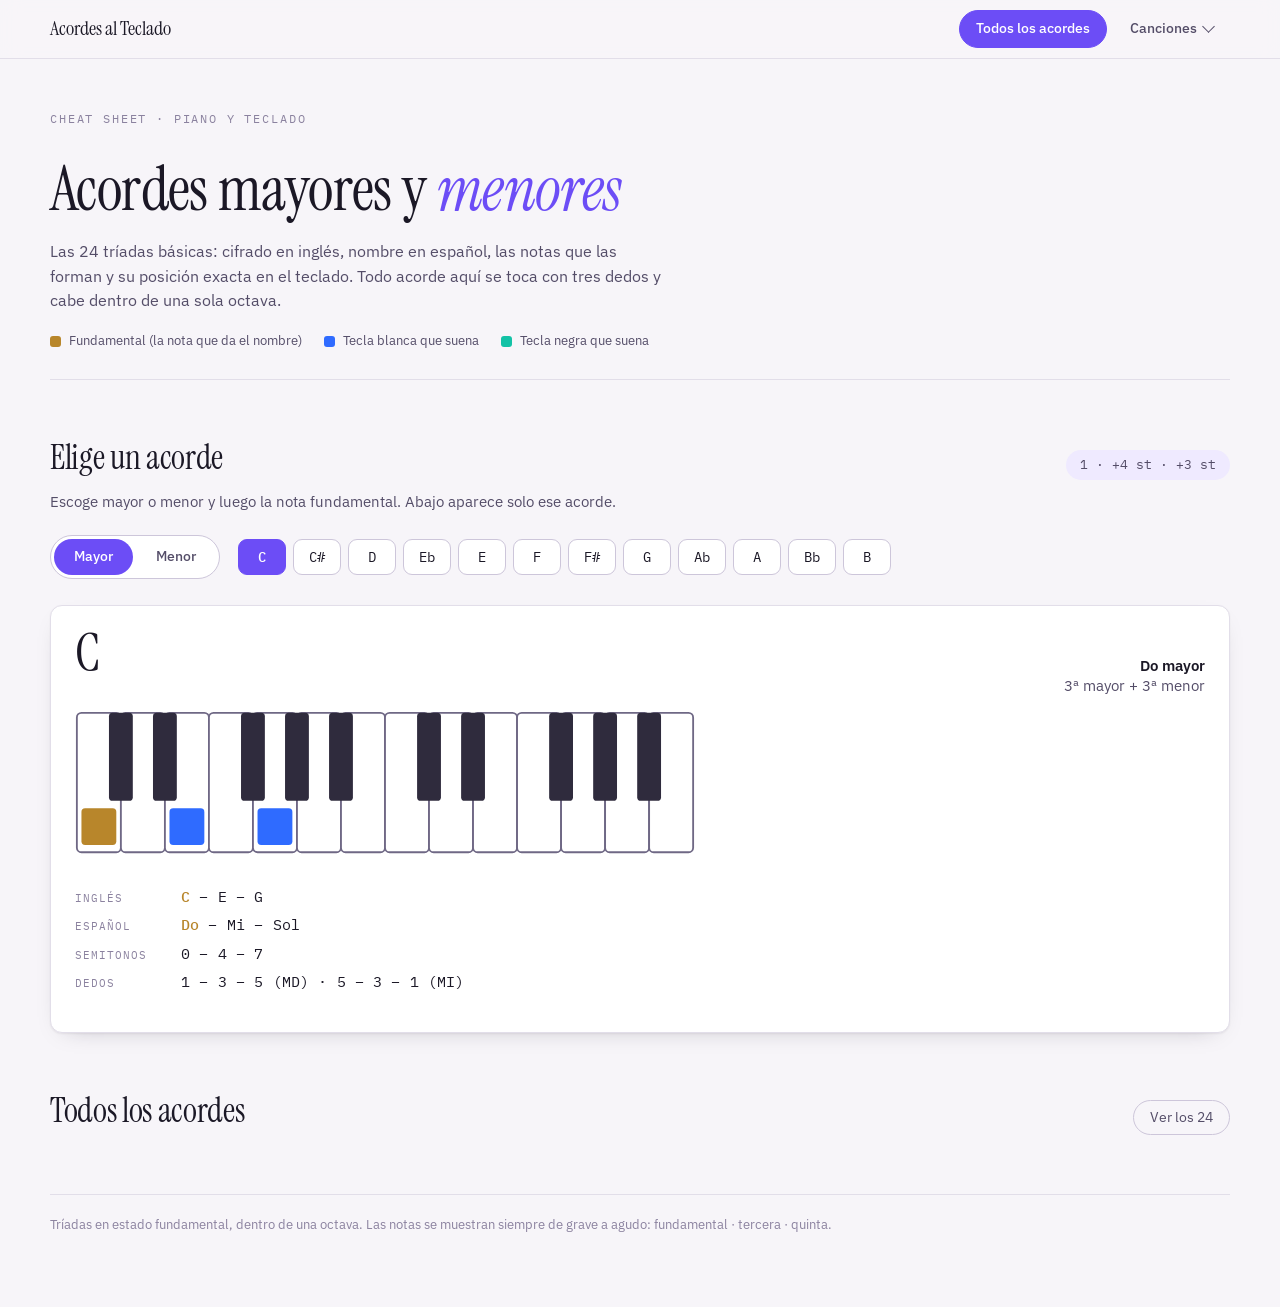
<file: index.html>
<!doctype html>
<html lang="es">
<head>
  <meta charset="utf-8">
  <meta name="viewport" content="width=device-width, initial-scale=1">
  <meta http-equiv="refresh" content="0; url=acordes-piano.html">
  <title>Acordes al Teclado</title>
</head>
<body>
  <p>Abriendo Acordes al Teclado...</p>
  <script>
    window.location.replace('acordes-piano.html');
  </script>
</body>
</html>
</file>
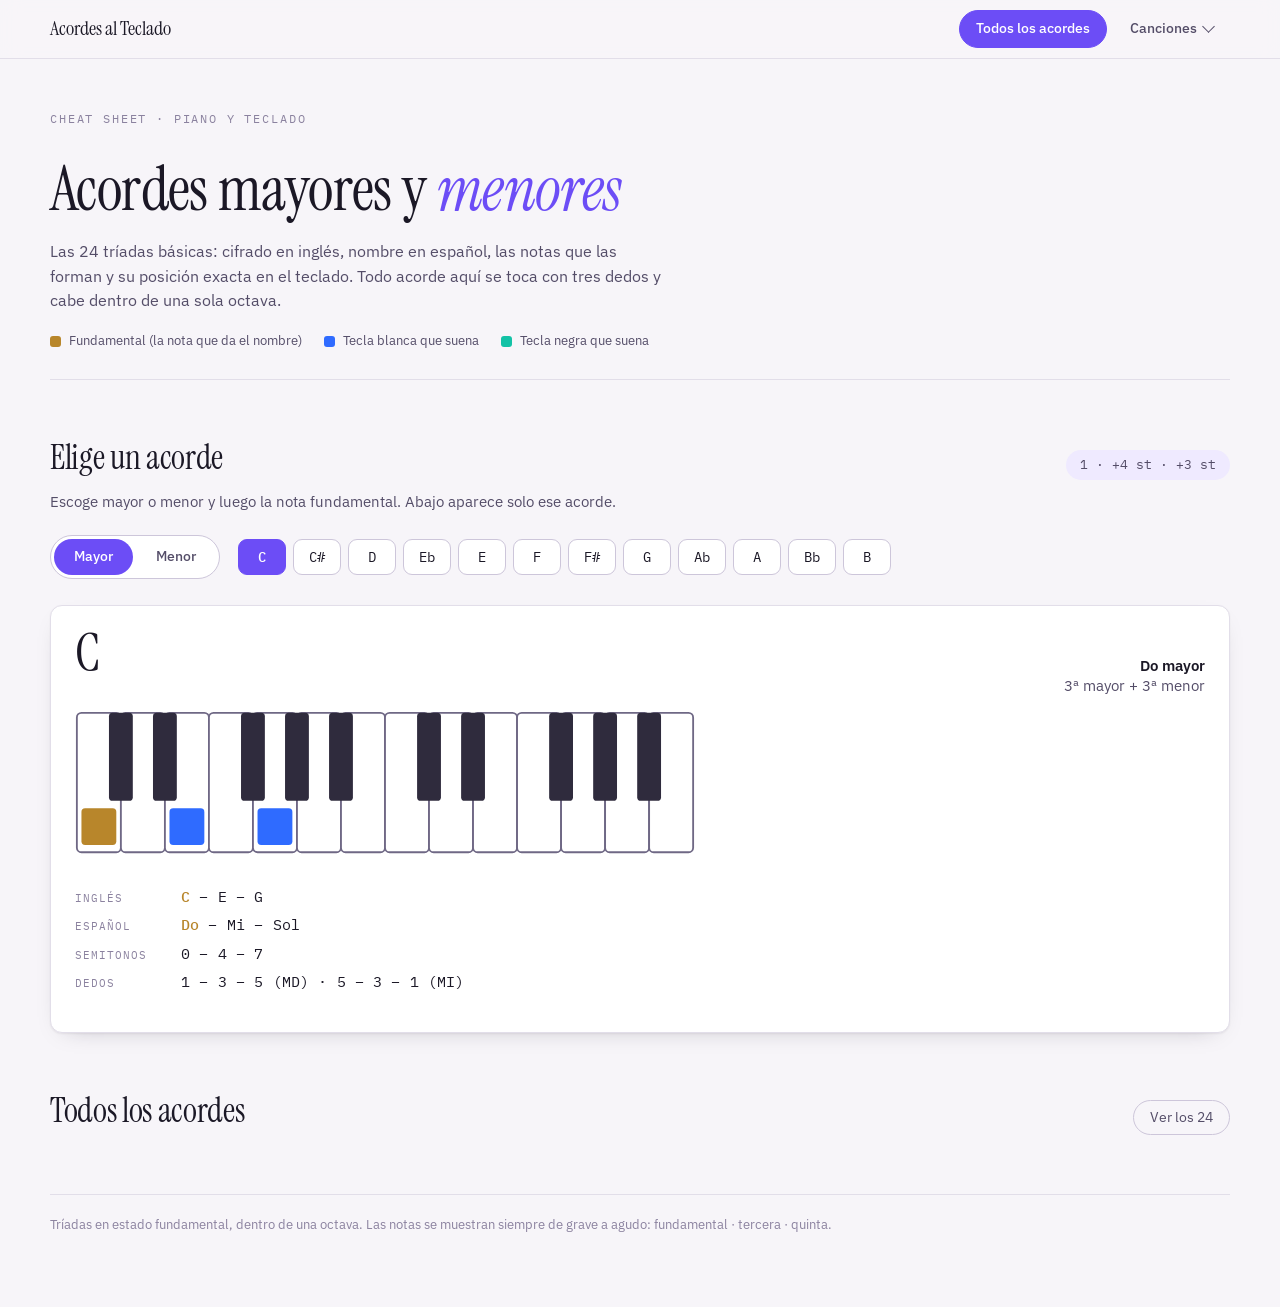
<file: acordes-piano.html>
<!doctype html>
<html lang="es">
<head>
<meta charset="utf-8">
<meta name="viewport" content="width=device-width, initial-scale=1, viewport-fit=cover">
<title>Acordes al Teclado</title>
<link rel="stylesheet" href="https://fonts.googleapis.com/css2?family=Instrument+Serif:ital@0;1&family=IBM+Plex+Sans:wght@400;500;600&family=IBM+Plex+Mono:wght@400;500&display=swap">
<link rel="stylesheet" href="styles.css">
</head>
<body>

<nav class="site-nav">
  <div class="bar">
    <a class="brand" href="acordes-piano.html">Acordes al Teclado</a>
    <ul class="nav-list">
      <li><a class="nav-link" href="acordes-piano.html" aria-current="page">Todos los acordes</a></li>
      <li class="drop">
        <button type="button" aria-expanded="false" aria-controls="menu-canciones">Canciones <i class="caret"></i></button>
        <ul class="menu" id="menu-canciones">
          <li><a href="its-alright.html">It&rsquo;s Alright <small>Black Sabbath</small></a></li>
        </ul>
      </li>
    </ul>
  </div>
</nav>

<div class="wrap">

  <header class="hero">
    <p class="eyebrow">Cheat sheet · piano y teclado</p>
    <h1>Acordes mayores y <em>menores</em></h1>
    <p class="lede">Las 24 tríadas básicas: cifrado en inglés, nombre en español, las notas que las forman y su posición exacta en el teclado. Todo acorde aquí se toca con tres dedos y cabe dentro de una sola octava.</p>
    <div class="legend">
      <span><i class="dot r"></i> Fundamental (la nota que da el nombre)</span>
      <span><i class="dot"></i> Tecla blanca que suena</span>
      <span><i class="dot b"></i> Tecla negra que suena</span>
    </div>
  </header>

  

  <section>
    <div class="sec-head">
      <h2>Elige un acorde</h2>
      <span class="formula" id="formula">1 · +4 st · +3 st</span>
    </div>
    <p class="sec-note">Escoge mayor o menor y luego la nota fundamental. Abajo aparece solo ese acorde.</p>

    <div class="controls">
      <div class="seg" id="quality" role="group" aria-label="Tipo de acorde">
        <button type="button" data-q="maj" aria-pressed="true">Mayor</button>
        <button type="button" data-q="min" aria-pressed="false">Menor</button>
      </div>
      <div class="roots" id="roots" role="group" aria-label="Nota fundamental"></div>
    </div>

    <div class="stage" id="stage" aria-live="polite"></div>
  </section>

  <section>
    <div class="sec-head">
      <h2>Todos los acordes</h2>
      <button type="button" class="ghost" id="toggleAll" aria-expanded="false" aria-controls="all">Ver los 24</button>
    </div>
    <div id="all" hidden>
      <div class="major-divider" aria-label="Acordes mayores">
        <span>Mayores · el cifrado es solo la letra</span>
      </div>
      <div class="grid" id="majors"></div>
      <div class="minor-divider" aria-label="Acordes menores">
        <span>Menores · llevan una <strong>m</strong></span>
      </div>
      <div class="grid" id="minors"></div>
    </div>
  </section>

  

  

  

  <footer>
    Tríadas en estado fundamental, dentro de una octava. Las notas se muestran siempre de grave a agudo: fundamental · tercera · quinta.
  </footer>
</div>

<script src="chords.js"></script>
<script src="nav.js"></script>
<script>
(function(){
  var MAJ = Acordes.MAJ, MIN = Acordes.MIN, card = Acordes.card;
  // --- lista completa (plegada) ---
  document.getElementById('majors').innerHTML = MAJ.map(function(c){ return card(c, 'maj'); }).join('');
  document.getElementById('minors').innerHTML = MIN.map(function(c){ return card(c, 'min'); }).join('');

  var all = document.getElementById('all'), toggle = document.getElementById('toggleAll');
  toggle.addEventListener('click', function(){
    var open = all.hidden;
    all.hidden = !open;
    toggle.setAttribute('aria-expanded', String(open));
    toggle.textContent = open ? 'Ocultar la lista' : 'Ver los 24';
  });

  // --- selector ---
  var stage = document.getElementById('stage');
  var rootsBox = document.getElementById('roots');
  var qualityBox = document.getElementById('quality');
  var formula = document.getElementById('formula');
  var state = { q: 'maj', root: 0 };

  try{
    var saved = JSON.parse(localStorage.getItem('acorde') || 'null');
    if(saved && (saved.q === 'maj' || saved.q === 'min') && saved.root >= 0 && saved.root < 12){
      state = saved;
    }
  }catch(e){}

  function list(){ return state.q === 'maj' ? MAJ : MIN; }

  function draw(){
    var data = list();
    // botones de fundamental
    rootsBox.innerHTML = data.map(function(c, i){
      return '<button type="button" data-i="' + i + '" aria-pressed="' +
             (i === state.root) + '">' + c[0] + '</button>';
    }).join('');
    // botones mayor / menor
    Array.prototype.forEach.call(qualityBox.children, function(b){
      b.setAttribute('aria-pressed', String(b.dataset.q === state.q));
    });
    formula.textContent = state.q === 'maj' ? '1 · +4 st · +3 st' : '1 · +3 st · +4 st';
    stage.innerHTML = card(data[state.root], state.q);
    try{ localStorage.setItem('acorde', JSON.stringify(state)); }catch(e){}
  }

  rootsBox.addEventListener('click', function(ev){
    var b = ev.target.closest('button');
    if(!b) return;
    state.root = Number(b.dataset.i);
    draw();
  });

  qualityBox.addEventListener('click', function(ev){
    var b = ev.target.closest('button');
    if(!b) return;
    state.q = b.dataset.q;
    draw();
  });

  draw();

})();
</script>
</body>
</html>
</file>
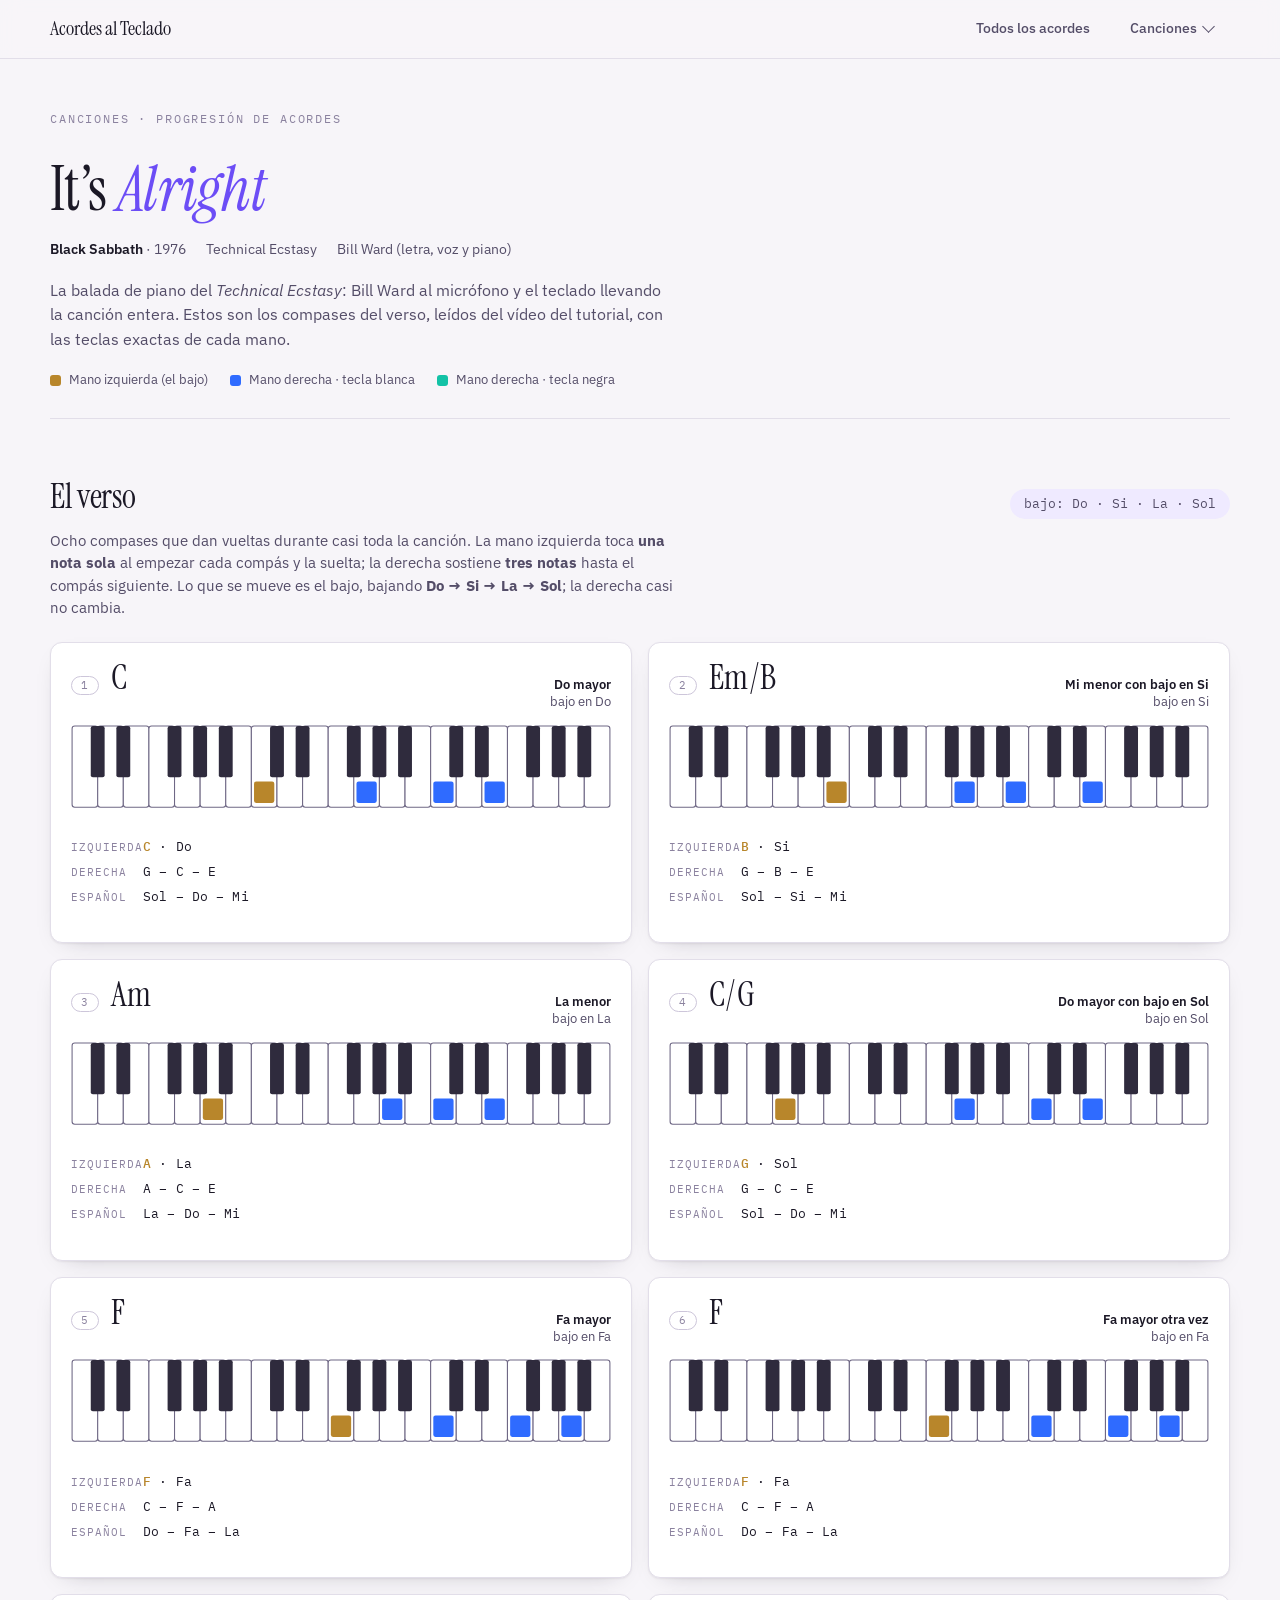
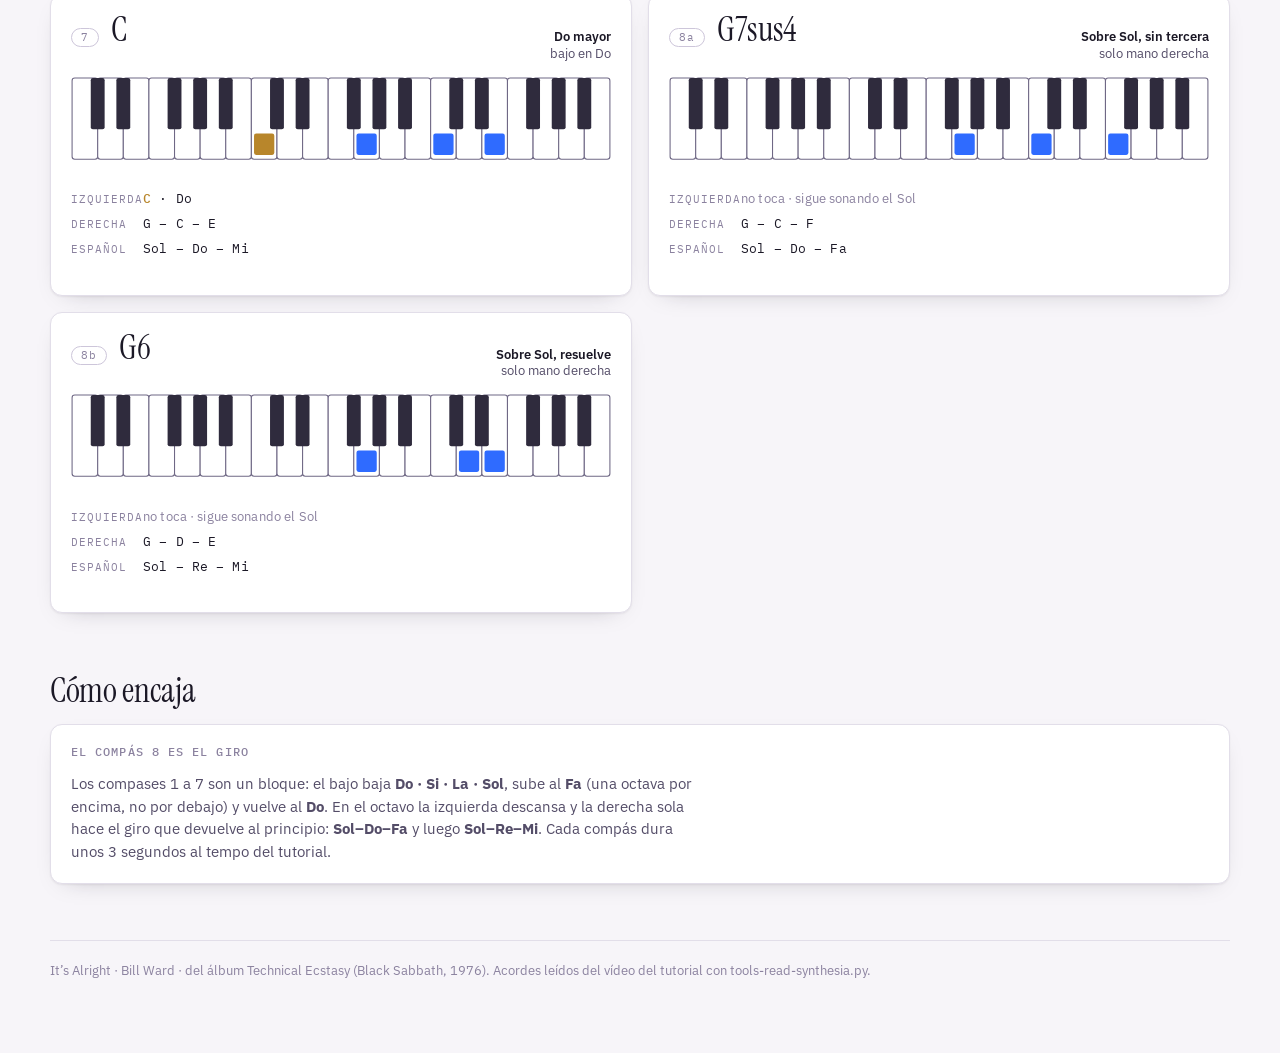
<file: its-alright.html>
<!doctype html>
<html lang="es">
<head>
<meta charset="utf-8">
<meta name="viewport" content="width=device-width, initial-scale=1, viewport-fit=cover">
<title>It’s Alright · Acordes al Teclado</title>
<link rel="stylesheet" href="https://fonts.googleapis.com/css2?family=Instrument+Serif:ital@0;1&family=IBM+Plex+Sans:wght@400;500;600&family=IBM+Plex+Mono:wght@400;500&display=swap">
<link rel="stylesheet" href="styles.css">
</head>
<body>

<nav class="site-nav">
  <div class="bar">
    <a class="brand" href="acordes-piano.html">Acordes al Teclado</a>
    <ul class="nav-list">
      <li><a class="nav-link" href="acordes-piano.html">Todos los acordes</a></li>
      <li class="drop">
        <button type="button" aria-expanded="false" aria-controls="menu-canciones">Canciones <i class="caret"></i></button>
        <ul class="menu" id="menu-canciones">
          <li><a href="its-alright.html" aria-current="page">It&rsquo;s Alright <small>Black Sabbath</small></a></li>
        </ul>
      </li>
    </ul>
  </div>
</nav>

<div class="wrap">

  <header class="hero song-head">
    <p class="eyebrow">Canciones · progresión de acordes</p>
    <h1>It’s <em>Alright</em></h1>
    <div class="meta">
      <span><b>Black Sabbath</b> · 1976</span>
      <span>Technical Ecstasy</span>
      <span>Bill Ward (letra, voz y piano)</span>
    </div>
    <p class="lede">La balada de piano del <i>Technical Ecstasy</i>: Bill Ward al micrófono y el teclado llevando la canción entera. Estos son los compases del verso, leídos del vídeo del tutorial, con las teclas exactas de cada mano.</p>
    <div class="legend">
      <span><i class="dot r"></i> Mano izquierda (el bajo)</span>
      <span><i class="dot"></i> Mano derecha · tecla blanca</span>
      <span><i class="dot b"></i> Mano derecha · tecla negra</span>
    </div>
  </header>

  <section>
    <div class="sec-head">
      <h2>El verso</h2>
      <span class="formula">bajo: Do · Si · La · Sol</span>
    </div>
    <p class="sec-note">Ocho compases que dan vueltas durante casi toda la canción. La mano izquierda toca <b>una nota sola</b> al empezar cada compás y la suelta; la derecha sostiene <b>tres notas</b> hasta el compás siguiente. Lo que se mueve es el bajo, bajando <b>Do → Si → La → Sol</b>; la derecha casi no cambia.</p>

    <div class="grid two" id="steps"></div>
  </section>

  <section>
    <div class="sec-head"><h2>Cómo encaja</h2></div>
    <div class="part">
      <h3>El compás 8 es el giro</h3>
      <p class="sec-note" style="margin:0">Los compases 1 a 7 son un bloque: el bajo baja <b>Do · Si · La · Sol</b>, sube al <b>Fa</b> (una octava por encima, no por debajo) y vuelve al <b>Do</b>. En el octavo la izquierda descansa y la derecha sola hace el giro que devuelve al principio: <b>Sol–Do–Fa</b> y luego <b>Sol–Re–Mi</b>. Cada compás dura unos 3 segundos al tempo del tutorial.</p>
    </div>
  </section>

  <footer>
    It’s Alright · Bill Ward · del álbum Technical Ecstasy (Black Sabbath, 1976). Acordes leídos del vídeo del tutorial con tools-read-synthesia.py.
  </footer>
</div>

<script src="chords.js"></script>
<script src="nav.js"></script>
<script>
(function(){
  // Cada paso: bajo y mano derecha en semitonos sobre un teclado de 3 octavas
  // (octava baja = mano izquierda, las dos de arriba = mano derecha).
  // Pendiente: rellenar con los acordes correctos.
  var STEPS = [
    { n: "1", name: "C",       es: "Do mayor",                    bass: 12,   rh: [19, 24, 28] },
    { n: "2", name: "Em/B",    es: "Mi menor con bajo en Si",     bass: 11,   rh: [19, 23, 28] },
    { n: "3", name: "Am",      es: "La menor",                    bass: 9,    rh: [21, 24, 28] },
    { n: "4", name: "C/G",     es: "Do mayor con bajo en Sol",    bass: 7,    rh: [19, 24, 28] },
    { n: "5", name: "F",       es: "Fa mayor",                    bass: 17,   rh: [24, 29, 33] },
    { n: "6", name: "F",       es: "Fa mayor otra vez",           bass: 17,   rh: [24, 29, 33] },
    { n: "7", name: "C",       es: "Do mayor",                    bass: 12,   rh: [19, 24, 28] },
    { n: "8a", name: "G7sus4", es: "Sobre Sol, sin tercera",      bass: null, rh: [19, 24, 29] },
    { n: "8b", name: "G6",     es: "Sobre Sol, resuelve",         bass: null, rh: [19, 26, 28] }
  ];

  function en(st){ return st.map(Acordes.nameEn).join(' – '); }
  function es(st){ return st.map(Acordes.nameEs).join(' – '); }

  function card(s){
    var izq = s.bass === null
      ? '<span class="muted">no toca · sigue sonando el Sol</span>'
      : '<span class="r1">' + Acordes.nameEn(s.bass) + '</span> · ' + Acordes.nameEs(s.bass);
    var keys = (s.bass === null ? [] : [s.bass]).concat(s.rh);
    return '<article class="chord">' +
      '<div class="chord-top">' +
        '<div class="sym"><span class="step-n">' + s.n + '</span>' + s.name + '</div>' +
        '<div class="es"><strong>' + s.es + '</strong>' +
          (s.bass === null ? 'solo mano derecha' : 'bajo en ' + Acordes.nameEs(s.bass)) +
        '</div>' +
      '</div>' +
      Acordes.keyboard(keys, 3, s.bass === null) +
      '<dl class="rows">' +
        '<div class="row"><dt>Izquierda</dt><dd>' + izq + '</dd></div>' +
        '<div class="row"><dt>Derecha</dt><dd>' + en(s.rh) + '</dd></div>' +
        '<div class="row"><dt>Español</dt><dd>' + es(s.rh) + '</dd></div>' +
      '</dl>' +
      '</article>';
  }

  var box = document.getElementById('steps');
  box.innerHTML = STEPS.length
    ? STEPS.map(card).join('')
    : '<p class="empty">Sin acordes cargados todavía.</p>';
})();
</script>
</body>
</html>
</file>
<file: styles.css>
*{box-sizing:border-box;}
  html{color-scheme:light dark;}
  body{margin:0;}
  img,svg{max-width:100%;}
  [hidden]{display:none!important;}

  :root{
    --ink:#1b1826;
    --ink-soft:#544d68;
    --ink-faint:#8b829f;
    --paper:#f7f5f9;
    --surface:#ffffff;
    --line:#e2dee9;
    --line-strong:#cdc6da;
    --accent:#6c4df6;
    --accent-soft:#efeaff;
    --brass:#b8862b;
    --key-white:#ffffff;
    --key-black:#2f2b3d;
    --key-edge:#6f6885;
    --key-on:#2f6bff;
    --key-on-black:#13c2a6;
    --shadow:0 1px 2px rgba(27,24,38,.06), 0 8px 24px -16px rgba(27,24,38,.35);
    color-scheme: light;
  }
  @media (prefers-color-scheme: dark){
    :root:not([data-theme="light"]){
      --ink:#efecf6;
      --ink-soft:#b3abc6;
      --ink-faint:#837a97;
      --paper:#131120;
      --surface:#1c1930;
      --line:#2e2945;
      --line-strong:#413a5e;
      --accent:#a48dff;
      --accent-soft:#2a2350;
      --brass:#e0b45f;
      --key-white:#e8e5f0;
      --key-black:#3b3650;
      --key-edge:#7d7596;
      --key-on:#5b8cff;
      --key-on-black:#1fd8b9;
      --shadow:0 1px 2px rgba(0,0,0,.4), 0 10px 28px -18px rgba(0,0,0,.9);
      color-scheme: dark;
    }
  }
  :root[data-theme="dark"]{
    --ink:#efecf6;
    --ink-soft:#b3abc6;
    --ink-faint:#837a97;
    --paper:#131120;
    --surface:#1c1930;
    --line:#2e2945;
    --line-strong:#413a5e;
    --accent:#a48dff;
    --accent-soft:#2a2350;
    --brass:#e0b45f;
    --key-white:#e8e5f0;
    --key-black:#3b3650;
    --key-edge:#7d7596;
    --key-on:#5b8cff;
    --key-on-black:#1fd8b9;
    --shadow:0 1px 2px rgba(0,0,0,.4), 0 10px 28px -18px rgba(0,0,0,.9);
    color-scheme: dark;
  }

  body{
    background:var(--paper);
    color:var(--ink);
    font-family:"IBM Plex Sans", system-ui, -apple-system, "Segoe UI", sans-serif;
    font-size:15px;
    line-height:1.55;
    -webkit-font-smoothing:antialiased;
  }
  .wrap{
    max-width:1220px;
    margin:0 auto;
    padding-inline:20px;
    padding-block:40px 72px;
  }

  /* ---------- encabezado ---------- */
  header.hero{
    display:grid;
    gap:18px;
    padding-bottom:28px;
    border-bottom:1px solid var(--line);
  }
  .eyebrow{
    font-family:"IBM Plex Mono", ui-monospace, monospace;
    font-size:11.5px;
    letter-spacing:.16em;
    text-transform:uppercase;
    color:var(--ink-faint);
  }
  h1{
    font-family:"Instrument Serif", Georgia, serif;
    font-weight:400;
    font-size:clamp(38px, 7vw, 62px);
    line-height:1.02;
    margin:0;
    text-wrap:balance;
    letter-spacing:-.01em;
  }
  h1 em{ color:var(--accent); font-style:italic; }
  .lede{
    max-width:62ch;
    color:var(--ink-soft);
    margin:0;
    font-size:16px;
  }
  .legend{
    display:flex;
    flex-wrap:wrap;
    gap:10px 22px;
    align-items:center;
    font-size:13px;
    color:var(--ink-soft);
  }
  .legend span{ display:inline-flex; align-items:center; gap:8px; }
  .dot{ width:11px; height:11px; border-radius:3px; background:var(--key-on); }
  .dot.b{ background:var(--key-on-black); }
  .dot.r{ background:var(--brass); }

  /* ---------- secciones ---------- */
  section{ margin-top:52px; }
  .sec-head{
    display:flex;
    align-items:baseline;
    justify-content:space-between;
    gap:16px;
    flex-wrap:wrap;
    margin-bottom:6px;
  }
  h2{
    font-family:"Instrument Serif", Georgia, serif;
    font-weight:400;
    font-size:clamp(26px, 4vw, 34px);
    margin:0;
    letter-spacing:-.01em;
  }
  .formula{
    font-family:"IBM Plex Mono", ui-monospace, monospace;
    font-size:12.5px;
    color:var(--ink-soft);
    background:var(--accent-soft);
    border-radius:999px;
    padding:5px 14px;
  }
  .sec-note{
    color:var(--ink-soft);
    margin:0 0 22px;
    max-width:70ch;
    font-size:14.5px;
  }

  .minor-divider,
  .major-divider{
    display:flex;
    align-items:center;
    gap:14px;
    margin:34px 0 18px;
    color:var(--ink);
  }
  .minor-divider::before,
  .minor-divider::after,
  .major-divider::before,
  .major-divider::after{
    content:"";
    height:1px;
    background:var(--line-strong);
    flex:1;
  }
  .minor-divider span,
  .major-divider span{
    font-family:"IBM Plex Mono", ui-monospace, monospace;
    font-size:12px;
    font-weight:500;
    letter-spacing:.08em;
    text-transform:uppercase;
  }

  /* ---------- rejilla de acordes ---------- */
  .grid{
    display:grid;
    grid-template-columns:repeat(3, minmax(0, 1fr));
    gap:16px;
  }
  @media (max-width:900px){
    .grid{ grid-template-columns:repeat(2, minmax(0, 1fr)); }
  }
  @media (max-width:600px){
    .grid{ grid-template-columns:minmax(0, 1fr); }
  }
  .chord{
    background:var(--surface);
    border:1px solid var(--line);
    border-radius:12px;
    padding:14px 15px 15px;
    display:grid;
    gap:11px;
    align-content:start;
    box-shadow:var(--shadow);
  }
  .chord-top{
    display:flex;
    align-items:baseline;
    justify-content:space-between;
    gap:10px;
  }
  .sym{
    font-family:"Instrument Serif", Georgia, serif;
    font-size:30px;
    line-height:1;
    letter-spacing:.01em;
  }
  .sym sub{
    font-family:"IBM Plex Sans", sans-serif;
    font-size:13px;
    letter-spacing:.02em;
    vertical-align:baseline;
  }
  .es{
    font-size:13px;
    color:var(--ink-soft);
    text-align:right;
    line-height:1.3;
  }
  .es strong{ color:var(--ink); font-weight:600; display:block; }
  .kb{ display:block; width:100%; max-width:392px; height:auto; margin-inline:auto; }
  .rows{ display:grid; gap:5px; }
  .row{
    display:grid;
    grid-template-columns:62px 1fr;
    gap:10px;
    align-items:baseline;
    font-size:13px;
  }
  .row dt{
    font-family:"IBM Plex Mono", ui-monospace, monospace;
    font-size:10.5px;
    letter-spacing:.09em;
    text-transform:uppercase;
    color:var(--ink-faint);
  }
  .row dd{
    margin:0;
    font-family:"IBM Plex Mono", ui-monospace, monospace;
    font-variant-numeric:tabular-nums;
    letter-spacing:.01em;
  }
  .row dd .r1{ color:var(--brass); font-weight:500; }
  .alt{
    font-size:12px;
    color:var(--ink-faint);
    border-top:1px dashed var(--line-strong);
    padding-top:8px;
    margin:0;
  }

  /* ---------- selector ---------- */
  .controls{
    display:flex;
    flex-wrap:wrap;
    gap:14px 18px;
    align-items:center;
    margin-bottom:26px;
  }
  .seg{
    display:inline-flex;
    background:var(--surface);
    border:1px solid var(--line-strong);
    border-radius:999px;
    padding:3px;
    gap:3px;
  }
  .seg button{
    font:inherit;
    font-size:14px;
    font-weight:500;
    color:var(--ink-soft);
    background:none;
    border:0;
    border-radius:999px;
    padding:7px 20px;
    cursor:pointer;
  }
  .seg button[aria-pressed="true"]{
    background:var(--accent);
    color:#fff;
  }
  .roots{
    display:flex;
    flex-wrap:wrap;
    gap:7px;
  }
  .roots button{
    font-family:"IBM Plex Mono", ui-monospace, monospace;
    font-size:14px;
    min-width:48px;
    padding:8px 10px;
    color:var(--ink);
    background:var(--surface);
    border:1px solid var(--line-strong);
    border-radius:9px;
    cursor:pointer;
    transition:background .12s ease, border-color .12s ease;
  }
  .roots button:hover{ border-color:var(--accent); }
  .roots button[aria-pressed="true"]{
    background:var(--accent);
    border-color:var(--accent);
    color:#fff;
    font-weight:500;
  }
  .seg button:focus-visible,
  .roots button:focus-visible,
  .ghost:focus-visible{ outline:2px solid var(--accent); outline-offset:2px; }

  .stage .chord{
    padding:22px 24px 24px;
    gap:16px;
  }
  .stage .kb{ max-width:620px; margin-inline:0; }
  .stage .sym{ font-size:52px; }
  .stage .es{ font-size:15px; }
  .stage .row{ grid-template-columns:96px 1fr; font-size:15px; }
  .stage .row dt{ font-size:11px; }

  .ghost{
    font:inherit;
    font-size:13.5px;
    color:var(--ink-soft);
    background:none;
    border:1px solid var(--line-strong);
    border-radius:999px;
    padding:6px 16px;
    cursor:pointer;
  }
  .ghost:hover{ border-color:var(--accent); color:var(--ink); }
  @media (prefers-reduced-motion:reduce){
    .roots button{ transition:none; }
  }

  footer{
    margin-top:56px;
    padding-top:20px;
    border-top:1px solid var(--line);
    font-size:13px;
    color:var(--ink-faint);
  }
  @media (max-width:420px){
    .row{ grid-template-columns:56px 1fr; }
    .sym{ font-size:26px; }
  }

  /* ---------- navegación ---------- */
  .site-nav{
    position:sticky;
    top:0;
    z-index:20;
    background:color-mix(in srgb, var(--paper) 88%, transparent);
    backdrop-filter:saturate(140%) blur(10px);
    border-bottom:1px solid var(--line);
  }
  .site-nav .bar{
    position:relative;
    max-width:1220px;
    margin:0 auto;
    padding:10px 20px;
    display:flex;
    align-items:center;
    gap:18px;
    flex-wrap:wrap;
  }
  .brand{
    font-family:"Instrument Serif", Georgia, serif;
    font-size:20px;
    color:var(--ink);
    text-decoration:none;
    margin-right:auto;
  }
  .brand:hover{ color:var(--accent); }
  .nav-list{
    list-style:none;
    display:flex;
    align-items:center;
    gap:6px;
    margin:0;
    padding:0;
  }
  .nav-list > li{ position:relative; }
  .nav-link,
  .nav-list .drop > button{
    font:inherit;
    font-size:14px;
    font-weight:500;
    color:var(--ink-soft);
    background:none;
    border:1px solid transparent;
    border-radius:999px;
    padding:7px 16px;
    cursor:pointer;
    text-decoration:none;
    display:inline-flex;
    align-items:center;
    gap:7px;
  }
  .nav-link:hover,
  .nav-list .drop > button:hover{
    color:var(--ink);
    border-color:var(--line-strong);
  }
  .nav-link[aria-current="page"]{
    background:var(--accent);
    border-color:var(--accent);
    color:#fff;
  }
  .nav-list .drop > button[aria-expanded="true"]{
    color:var(--ink);
    border-color:var(--line-strong);
  }
  .caret{
    width:9px;
    height:9px;
    border-right:1.6px solid currentColor;
    border-bottom:1.6px solid currentColor;
    transform:translateY(-2px) rotate(45deg);
    transition:transform .14s ease;
  }
  .drop > button[aria-expanded="true"] .caret{ transform:translateY(1px) rotate(-135deg); }
  .menu{
    position:absolute;
    right:0;
    top:calc(100% + 8px);
    min-width:210px;
    list-style:none;
    margin:0;
    padding:6px;
    background:var(--surface);
    border:1px solid var(--line-strong);
    border-radius:12px;
    box-shadow:var(--shadow);
  }
  .menu a{
    display:block;
    padding:8px 12px;
    border-radius:8px;
    font-size:14px;
    color:var(--ink);
    text-decoration:none;
  }
  .menu a small{
    display:block;
    font-size:12px;
    color:var(--ink-faint);
  }
  .menu a:hover{ background:var(--accent-soft); }
  .menu a[aria-current="page"]{ background:var(--accent); color:#fff; }
  .menu a[aria-current="page"] small{ color:rgba(255,255,255,.8); }
  .nav-link:focus-visible,
  .drop > button:focus-visible,
  .menu a:focus-visible{ outline:2px solid var(--accent); outline-offset:2px; }
  @media (max-width:600px){
    .site-nav .bar{ gap:10px; }
    .brand{ font-size:18px; width:100%; margin-right:0; }
    .nav-list{ width:100%; }
    .nav-list .drop{ position:static; }
    .menu{ left:20px; right:20px; min-width:0; }
  }
  @media (prefers-reduced-motion:reduce){
    .caret{ transition:none; }
  }

  /* ---------- canciones ---------- */
  .song-head .meta{
    display:flex;
    flex-wrap:wrap;
    gap:8px 20px;
    font-size:13.5px;
    color:var(--ink-soft);
  }
  .song-head .meta b{ color:var(--ink); font-weight:600; }
  .part{
    background:var(--surface);
    border:1px solid var(--line);
    border-radius:12px;
    box-shadow:var(--shadow);
    padding:18px 20px 20px;
    margin-bottom:16px;
  }
  .part h3{
    font-family:"IBM Plex Mono", ui-monospace, monospace;
    font-size:12px;
    font-weight:500;
    letter-spacing:.09em;
    text-transform:uppercase;
    color:var(--ink-faint);
    margin:0 0 12px;
  }
  .prog{
    display:flex;
    flex-wrap:wrap;
    gap:8px;
    align-items:stretch;
    font-family:"IBM Plex Mono", ui-monospace, monospace;
  }
  .prog .bar-sep{
    align-self:center;
    color:var(--line-strong);
    font-size:18px;
  }
  .prog button{
    font:inherit;
    font-size:17px;
    color:var(--ink);
    background:var(--paper);
    border:1px solid var(--line-strong);
    border-radius:10px;
    padding:9px 14px;
    cursor:pointer;
    display:grid;
    gap:2px;
    justify-items:start;
    text-align:left;
    min-width:74px;
  }
  .prog button:hover{ border-color:var(--accent); }
  .prog button[aria-pressed="true"]{
    background:var(--accent);
    border-color:var(--accent);
    color:#fff;
  }
  .prog button em{
    font-family:"IBM Plex Sans", sans-serif;
    font-style:normal;
    font-size:11px;
    letter-spacing:.06em;
    color:var(--ink-faint);
  }
  .prog button[aria-pressed="true"] em{ color:rgba(255,255,255,.82); }
  .prog button:focus-visible{ outline:2px solid var(--accent); outline-offset:2px; }
  .lyric{
    margin:12px 0 0;
    font-size:14px;
    color:var(--ink-soft);
    font-style:italic;
  }
  .key-pick{
    display:flex;
    flex-wrap:wrap;
    gap:10px 14px;
    align-items:center;
    margin-bottom:22px;
  }
  .key-pick .label{
    font-family:"IBM Plex Mono", ui-monospace, monospace;
    font-size:11px;
    letter-spacing:.09em;
    text-transform:uppercase;
    color:var(--ink-faint);
  }
  .warn{
    margin:0 0 22px;
    max-width:70ch;
    font-size:14px;
    color:var(--ink-soft);
    background:var(--accent-soft);
    border:1px solid var(--line-strong);
    border-left:3px solid var(--accent);
    border-radius:10px;
    padding:12px 16px;
  }
  .warn b{ color:var(--ink); }
  .stage{ margin-top:22px; }
  .grid.two{ grid-template-columns:repeat(2, minmax(0, 1fr)); }
  @media (max-width:820px){
    .grid.two{ grid-template-columns:minmax(0, 1fr); }
  }
  .grid.two .chord{ padding:18px 20px 20px; gap:14px; }
  .grid.two .kb{ max-width:none; }
  .grid.two .sym{ font-size:34px; display:flex; align-items:baseline; gap:12px; }
  .step-n{
    font-family:"IBM Plex Mono", ui-monospace, monospace;
    font-size:11px;
    letter-spacing:.08em;
    color:var(--ink-faint);
    border:1px solid var(--line-strong);
    border-radius:999px;
    padding:3px 9px;
  }
  .empty{
    grid-column:1 / -1;
    margin:0;
    padding:28px 20px;
    text-align:center;
    color:var(--ink-faint);
    font-size:14px;
    border:1px dashed var(--line-strong);
    border-radius:12px;
  }
  .muted{ color:var(--ink-faint); font-family:"IBM Plex Sans", sans-serif; font-size:12.5px; }
</file>
